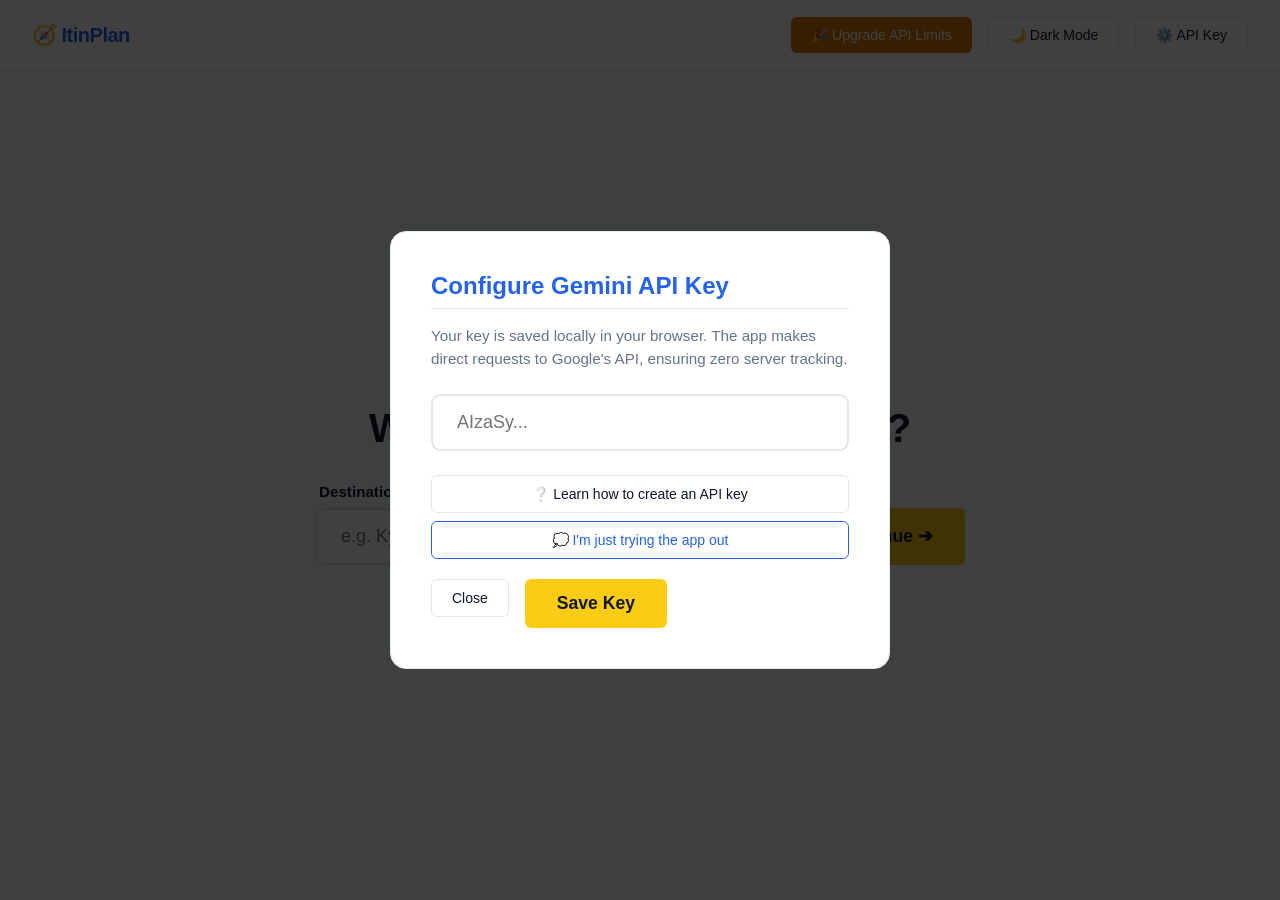
<file: index.html>
<!DOCTYPE html>
<html lang="en">
<head>
    <meta charset="UTF-8">
    <meta name="viewport" content="width=device-width, initial-scale=1.0">
    <title>ItinPlan - AI Itinerary Builder</title>
    <link rel="stylesheet" href="styles.css">
</head>
<body>

    <header>
        <h1>🧭 ItinPlan</h1>
        <div class="header-actions">
            <a href="https://aistudio.google.com/billing" target="_blank" class="btn btn-warning" style="text-decoration: none;">🎉 Upgrade API Limits</a>
            <button class="btn btn-secondary" onclick="toggleTheme()" id="theme-btn">🌙 Dark Mode</button>
            <button class="btn btn-secondary" onclick="openKeyModal()">⚙️ API Key</button>
        </div>
    </header>

    <div class="main-container">

        <div id="screen-home" class="screen home-screen active">
            <h2>Where would you like to go?</h2>
            
            <div class="search-container">
                <div class="form-group">
                    <label>Destination</label>
                    <div class="form-row">
                        <div class="animated-input-wrapper" style="flex: 1;">
                            <input type="text" id="destination-input" placeholder="e.g. Kyoto, Paris, New York..." onkeypress="handleEnterContinue(event)">
                        </div>
                        <button class="btn btn-success" id="continue-btn" onclick="showExtendedOptions()" style="width: auto; margin-top: 0;">Continue ➔</button>
                    </div>
                </div>

                <div id="extended-options" class="hidden-flow">
                    <div class="form-row">
                        <div class="form-group">
                            <label>Duration (Days)</label>
                            <input type="number" id="days-input" min="1" max="14" value="3">
                        </div>
                        <div class="form-group">
                            <label>Planning Style</label>
                            <select id="style-input" class="form-select">
                                <option value="Small trip, fast paced, fit everything in with fewer breaks">🧳 Small trip (Fits everything in)</option>
                                <option value="Balanced pacing, realistic travel times" selected>⚖️ Balanced (Balanced journey time)</option>
                                <option value="Relaxed pacing, laid back, spending more time relaxing at each spot">🌅 Relaxed (Laid back trip)</option>
                            </select>
                        </div>
                    </div>

                    <div class="form-group">
                        <label>Trip Focus (Optional)</label>
                        <div class="animated-input-wrapper" style="padding: 2px;">
                            <input type="text" id="focus-input" placeholder="e.g. history focused, food, outdoors..." onkeypress="handleEnter(event, fetchAttractions)">
                        </div>
                    </div>

                    <div class="form-row" style="margin-top: 0.5rem;">
                        <button class="btn btn-success" onclick="fetchAttractions()" style="flex: 2;">Let's Go</button>
                        <button class="btn btn-secondary" onclick="openSavedTripsModal()" style="flex: 1;">💾 Saved Trips</button>
                    </div>
                    
                    <div class="form-group" style="margin-top: 1rem;">
                        <label style="text-align: center;">AI Model Selection</label>
                        <select class="model-selector" id="home-model-select" onchange="updateGlobalModel(this.value)">
                            <option value="gemini-3.5-flash">Standard AI model - Gemini 3.5 Flash</option>
                            <option value="gemini-3.1-flash-lite">Lower quality AI model - Gemini 3.1 Flash LITE</option>
                        </select>
                    </div>
                </div>
            </div>
        </div>

        <div id="screen-loading-1" class="screen loading-screen">
            <h2>📍 Generating attractions and events for your visit...</h2>
            <div class="progress-container"><div class="progress-bar"></div></div>
        </div>

        <div id="screen-error-demand" class="screen error-state-screen">
            <div class="error-emoji">⚠️</div>
            <h2>AI Model is in high demand</h2>
            <p class="error-desc">Your chosen AI model is in high demand right now. Trying again usually fixes the issue.</p>
            <div class="error-actions">
                <button class="btn btn-success" onclick="retryFailedAction()">Try again</button>
                <button class="btn btn-warning" onclick="retryWithLighterModel()">Try again with Lower Quality AI Model</button>
            </div>
        </div>

        <div id="screen-error-limit" class="screen error-state-screen">
            <div class="error-emoji">❌</div>
            <h2>Daily limit reached</h2>
            <p class="error-desc">You've reached your daily limit for this model. You can try again with a different model, or upgrade your plan to keep going.</p>
            
            <div class="limit-bar-container">
                <div class="limit-bar-fill" style="width: 100%;"></div>
                <span class="limit-bar-text">20 / 20 chat messages used</span>
            </div>

            <div class="error-actions" style="flex-wrap: wrap; max-width: 500px; gap: 0.75rem;">
                <button class="btn btn-secondary" onclick="retryFailedAction()">🔁 Retry</button>
                <button class="btn btn-success" onclick="retryWithLighterModel()">🔁 Retry with other model</button>
                <a href="https://aistudio.google.com/billing" target="_blank" class="btn btn-warning" style="text-decoration: none;">🎉 Upgrade your plan</a>
                <button class="btn btn-secondary" onclick="cancelError()">❌ Cancel</button>
            </div>
        </div>

        <div id="screen-not-found" class="screen error-state-screen">
            <div class="error-emoji">❌</div>
            <h2>There was an issue finding places.</h2>
            <p class="error-desc">Double-check your API key is set correctly. If it is, contact me, or check your <a href="https://aistudio.google.com/rate-limit?timeRange=last-28-days" target="_blank" style="color: var(--accent); font-weight: 600;">Rate Limits</a>.</p>
            <div class="error-actions">
                <button class="btn btn-success" onclick="retryFailedAction()">Try again</button>
            </div>
        </div>

        <div id="screen-select" class="screen selection-screen">
            <h2>👀 What would you like to see?</h2>
            <div class="selection-header-controls">
                <select class="model-selector" id="select-model-select" onchange="updateGlobalModel(this.value)" style="max-width: 300px;">
                    <option value="gemini-3.5-flash">Standard AI model - Gemini 3.5 Flash</option>
                    <option value="gemini-3.1-flash-lite">Lower quality AI model - Gemini 3.1 Flash LITE</option>
                </select>
            </div>
            <div class="attractions-grid" id="attractions-grid"></div>
            <div class="action-bar">
                <button class="btn btn-success" onclick="buildItinerary()" style="width: auto;">Generate My Itinerary</button>
            </div>
        </div>

        <div id="screen-loading-2" class="screen loading-screen">
            <h2>📅 Generating your itinerary...</h2>
            <div class="progress-container"><div class="progress-bar"></div></div>
        </div>

        <div id="screen-final" class="screen final-screen">
            <div class="final-left">
                <div class="panel-header">Selected Events</div>
                <div class="panel-body">
                    <div class="selected-list" id="selected-events-list"></div>
                </div>
                
                <div class="chat-dock-container">
                    <div class="tweak-loading-bar" id="tweak-loading"><div class="progress"></div></div>
                    <div class="chat-dock">
                        <div class="animated-input-wrapper" style="padding: 2px;">
                            <input type="text" id="tweak-input" placeholder="Tweak it (e.g. 'Add coffee breaks')" onkeypress="handleEnter(event, tweakItinerary)">
                        </div>
                        <button class="btn btn-success" style="width: auto; margin-top:0;" onclick="tweakItinerary()">Update</button>
                    </div>
                </div>
            </div>

            <div class="final-right">
                <div class="panel-body" id="itinerary-output-container">
                    
                    <div class="tabs-header-container">
                        <div class="tabs-header">
                            <button class="tab-btn active" onclick="switchTab('tab-itinerary', this)">📅 Itinerary</button>
                            <button class="tab-btn" onclick="switchTab('tab-tips', this)">💡 Tips</button>
                            <button class="tab-btn" onclick="switchTab('tab-calendar', this)">📩 Calendar</button>
                            <button class="tab-btn" onclick="switchTab('tab-places', this)">📍 Places</button>
                        </div>
                        <button class="btn btn-secondary" onclick="saveCurrentTrip()">💾 Save Trip</button>
                    </div>

                    <div id="tab-itinerary" class="tab-content active">
                        <div class="itinerary-output" id="itinerary-output"></div>
                    </div>

                    <div id="tab-tips" class="tab-content">
                        <ul class="tips-list" id="tips-output"></ul>
                    </div>

                    <div id="tab-calendar" class="tab-content">
                        <div id="calendar-output"></div>
                        <p style="text-align: center; color: var(--text-muted); font-size: 0.85rem; margin-top: 1rem;">* Drag and drop events to reorder your day.</p>
                        <button id="regen-dnd-btn" class="btn btn-success hidden" onclick="regenerateFromDragDrop()" style="margin-top: 1.5rem;">🔁 Regenerate itinerary with tweaks</button>
                    </div>

                    <div id="tab-places" class="tab-content">
                        <div class="attractions-grid" id="places-tab-grid"></div>
                    </div>

                </div>
            </div>
        </div>

    </div>

    <div class="modal-overlay hidden" id="key-modal">
        <div class="modal">
            <h2>Configure Gemini API Key</h2>
            <p>Your key is saved locally in your browser. The app makes direct requests to Google's API, ensuring zero server tracking.</p>
            <div class="animated-input-wrapper" style="margin-bottom: 1rem; padding: 2px;">
                <input type="text" id="api-key-input" placeholder="AIzaSy...">
            </div>
            
            <div class="modal-actions" style="display: flex; justify-content: space-between; align-items: flex-start; flex-wrap: wrap; gap: 1rem; margin-top: 1.5rem;">
                <div style="display: flex; flex-direction: column; gap: 0.5rem; flex: 1; min-width: 200px;">
                    <a href="how/api.html" class="btn btn-secondary" style="text-decoration: none; text-align: center;">❔ Learn how to create an API key</a>
                    <button class="btn btn-secondary" style="color: var(--accent); border-color: var(--accent);" onclick="activateTrialMode()">💭 I'm just trying the app out</button>
                </div>
                <div style="display: flex; gap: 1rem; align-items: flex-start; margin-top: 0.25rem;">
                    <button class="btn btn-secondary" onclick="closeModal('key-modal')">Close</button>
                    <button class="btn btn-success" style="width: auto; margin-top: 0;" onclick="saveApiKey()">Save Key</button>
                </div>
            </div>
        </div>
    </div>

    <div class="modal-overlay hidden" id="saved-trips-modal">
        <div class="modal">
            <h2>Saved Trips</h2>
            <div class="saved-trips-list" id="saved-trips-list">
                </div>
            <div class="modal-actions">
                <button class="btn btn-secondary" onclick="closeModal('saved-trips-modal')">Close</button>
            </div>
        </div>
    </div>

    <div class="modal-overlay hidden" id="place-details-modal">
        <div class="modal" style="max-width: 600px;">
            <div id="place-details-content">
                </div>
            <div class="modal-actions">
                <button class="btn btn-secondary" onclick="closeModal('place-details-modal')">Close</button>
            </div>
        </div>
    </div>

    <script src="app.js"></script>
</body>
</html>
</file>
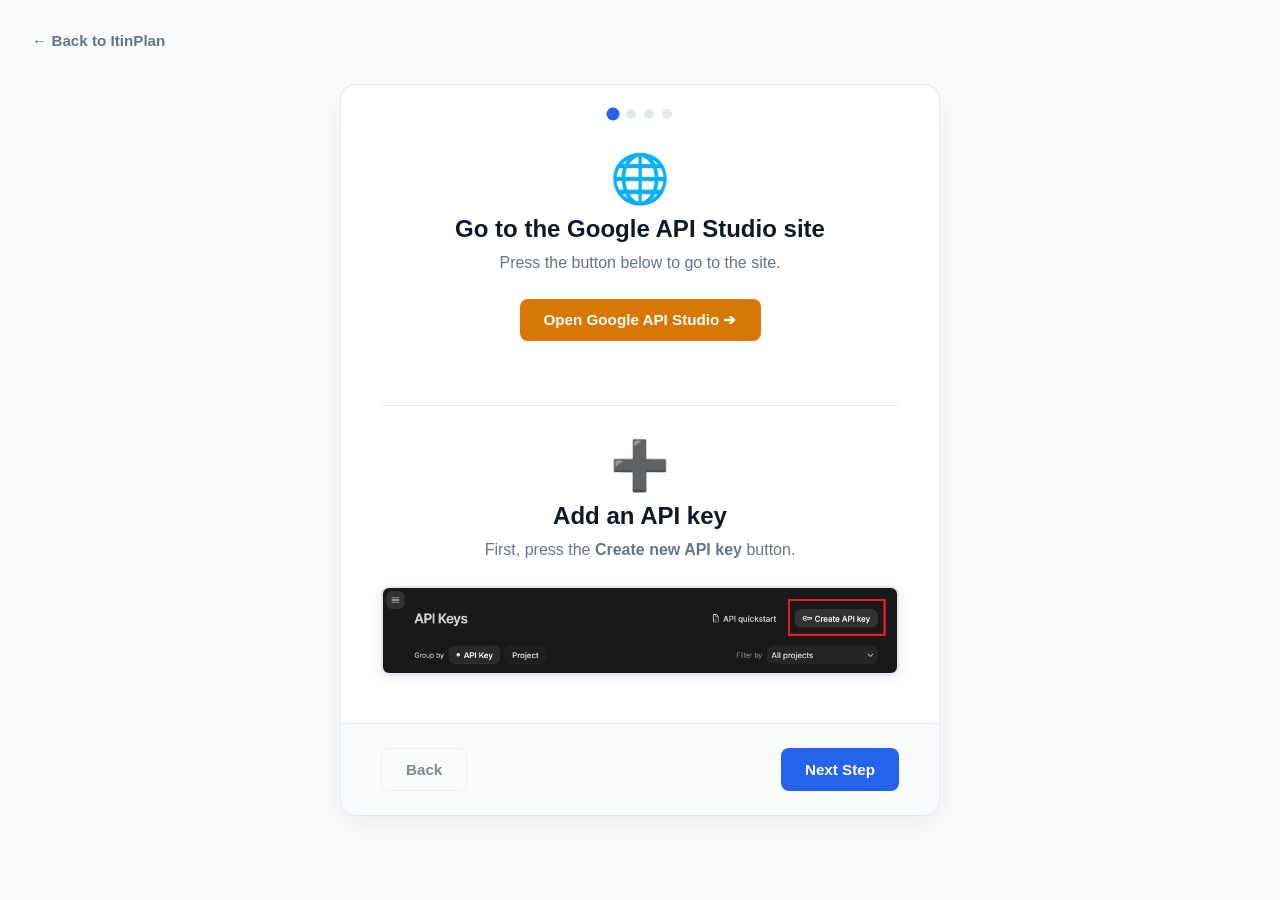
<file: how/api.html>
<!DOCTYPE html>
<html lang="en">
<head>
    <meta charset="UTF-8">
    <meta name="viewport" content="width=device-width, initial-scale=1.0">
    <title>How to add an API key - ItinPlan</title>
    <link rel="stylesheet" href="styles.css">
</head>
<body>

    <a href="../index.html" class="back-btn">← Back to ItinPlan</a>

    <div class="wizard-container">
        <div class="progress-dots">
            <span class="dot active" onclick="goToSlide(0)"></span>
            <span class="dot" onclick="goToSlide(1)"></span>
            <span class="dot" onclick="goToSlide(2)"></span>
            <span class="dot" onclick="goToSlide(3)"></span>
        </div>

        <div class="slides-wrapper">
            
            <div class="slide active">
                <div class="slide-content">
                    <div class="icon-header">🌐</div>
                    <h2>Go to the Google API Studio site</h2>
                    <p>Press the button below to go to the site.</p>
                    <a href="https://aistudio.google.com/api-keys" target="_blank" class="btn btn-warning" style="margin-bottom: 2rem;">Open Google API Studio ➔</a>
                    
                    <div class="divider"></div>

                    <div class="icon-header">➕</div>
                    <h2>Add an API key</h2>
                    <p>First, press the <strong>Create new API key</strong> button.</p>
                    <img src="api/1.png" alt="Create new API key button" class="screenshot">
                </div>
            </div>

            <div class="slide">
                <div class="slide-content">
                    <div class="icon-header">➕</div>
                    <h2>Finish creating your API key</h2>
                    <p>Give your API key a name. Then, create a new Project for your API key (it can be anything you like!)</p>
                    <img src="api/2.png" alt="Name your API key and project" class="screenshot">
                </div>
            </div>

            <div class="slide">
                <div class="slide-content">
                    <div class="icon-header">💭</div>
                    <h2>Copy your API key</h2>
                    <p>Select 'Create API key', and then select the copy icon to copy it to your clipboard.</p>
                    <img src="api/3.png" alt="Create API key button" class="screenshot">
                    <img src="api/4.png" alt="Copy icon" class="screenshot">
                </div>
            </div>

            <div class="slide">
                <div class="slide-content">
                    <div class="icon-header">📋</div>
                    <h2>Enter your API key</h2>
                    <p>On the next page, paste your API key into ItinPlan to get started!</p>
                    <img src="api/5.png" alt="Paste API key screen" class="screenshot">
                    
                    <a href="../index.html?openConfig=true" class="btn btn-success" style="margin-top: 2rem; font-size: 1.1rem; padding: 1rem 2rem;">Let's enter your API Key! 🎉</a>
                </div>
            </div>

        </div>

        <div class="wizard-controls">
            <button class="btn btn-secondary" id="prev-btn" onclick="changeSlide(-1)" disabled>Back</button>
            <button class="btn btn-primary" id="next-btn" onclick="changeSlide(1)">Next Step</button>
        </div>
    </div>

    <script>
        let currentSlide = 0;
        const slides = document.querySelectorAll('.slide');
        const dots = document.querySelectorAll('.dot');
        const prevBtn = document.getElementById('prev-btn');
        const nextBtn = document.getElementById('next-btn');

        function updateWizard() {
            // Hide all slides
            slides.forEach(slide => slide.classList.remove('active'));
            dots.forEach(dot => dot.classList.remove('active'));

            // Show current slide
            slides[currentSlide].classList.add('active');
            dots[currentSlide].classList.add('active');

            // Update button states
            prevBtn.disabled = currentSlide === 0;
            
            if (currentSlide === slides.length - 1) {
                nextBtn.style.display = 'none'; // Hide next button on last slide
            } else {
                nextBtn.style.display = 'block';
                nextBtn.innerText = 'Next Step';
            }
        }

        function changeSlide(direction) {
            currentSlide += direction;
            if (currentSlide < 0) currentSlide = 0;
            if (currentSlide >= slides.length) currentSlide = slides.length - 1;
            updateWizard();
        }

        function goToSlide(index) {
            currentSlide = index;
            updateWizard();
        }
    </script>
</body>
</html>
</file>
<file: styles.css>
/* ItinPlan Branding: Blue and Yellow */
:root {
    --bg-color: #f8fafc;
    --card-bg: #ffffff;
    --border-color: #e2e8f0;
    --text-main: #0f172a;
    --text-muted: #64748b;
    
    /* Branding Colors */
    --accent: #2563eb;       /* ItinPlan Blue */
    --accent-hover: #1d4ed8; 
    --success: #facc15;      /* ItinPlan Yellow */
    --success-hover: #eab308;
    
    --error-bg: #fef2f2;
    --error-text: #ef4444;    /* Vibrant red for limit bar */
}

[data-theme="dark"] {
    --bg-color: #0f172a;
    --card-bg: #1e293b;
    --border-color: #334155;
    --text-main: #f8fafc;
    --text-muted: #94a3b8;
    --error-bg: #451a03;
    --error-text: #f87171;
}

* {
    box-sizing: border-box;
    margin: 0;
    padding: 0;
    font-family: -apple-system, BlinkMacSystemFont, "Segoe UI", Roboto, Helvetica, Arial, sans-serif;
}

body {
    background-color: var(--bg-color);
    color: var(--text-main);
    height: 100vh;
    display: flex;
    flex-direction: column;
    overflow: hidden;
    transition: background-color 0.3s, color 0.3s;
}

header {
    background-color: var(--card-bg);
    border-bottom: 1px solid var(--border-color);
    padding: 1rem 2rem;
    display: flex;
    justify-content: space-between;
    align-items: center;
    z-index: 10;
}

.header-actions { display: flex; gap: 1rem; align-items: center; }
h1 { font-size: 1.25rem; font-weight: 800; letter-spacing: -0.025em; color: var(--accent); }

.btn {
    background-color: var(--accent);
    color: white;
    border: none;
    padding: 0.625rem 1.25rem;
    border-radius: 0.375rem;
    cursor: pointer;
    font-size: 0.875rem;
    font-weight: 500;
    transition: background-color 0.2s, transform 0.1s;
}

.btn:hover { background-color: var(--accent-hover); }
.btn:active { transform: scale(0.98); }
.btn-secondary { background-color: transparent; border: 1px solid var(--border-color); color: var(--text-main); }
.btn-secondary:hover { background-color: var(--border-color); }

/* Success Button (Yellow branding with dark text for contrast) */
.btn-success { background-color: var(--success); color: #0f172a; font-size: 1.1rem; padding: 0.875rem 2rem; font-weight: 700; width: 100%; margin-top: 1rem;}
.btn-success:hover { background-color: var(--success-hover); color: #0f172a; }

.btn-warning { background-color: #d97706; color: white; }
.btn-warning:hover { background-color: #b45309; }

select.model-selector, input[type="number"], select.form-select {
    background-color: var(--card-bg);
    color: var(--text-main);
    border: 2px solid var(--border-color);
    padding: 0.85rem 1rem;
    border-radius: 0.5rem;
    font-size: 0.95rem;
    font-weight: 500;
    cursor: pointer;
    outline: none;
    width: 100%;
    transition: border-color 0.3s;
}

select.model-selector:focus, input[type="number"]:focus, select.form-select:focus { border-color: var(--accent); }

.animated-input-wrapper {
    position: relative;
    padding: 2px;
    border-radius: 0.6rem;
    background: var(--border-color);
    transition: background 0.3s;
    display: flex;
    width: 100%;
}
.animated-input-wrapper:focus-within {
    background: linear-gradient(90deg, var(--accent), var(--success), var(--accent), var(--success));
    background-size: 300% 100%;
    animation: moveGradient 2s linear infinite;
}
@keyframes moveGradient { 0% { background-position: 100% 0; } 100% { background-position: -100% 0; } }
.animated-input-wrapper input {
    flex: 1;
    background-color: var(--card-bg);
    color: var(--text-main);
    padding: 1rem 1.5rem;
    border-radius: 0.5rem;
    font-size: 1.125rem;
    border: none;
    outline: none !important;
    width: 100%;
}

.main-container { flex: 1; position: relative; overflow: hidden; }
.screen {
    position: absolute; top: 0; left: 0; width: 100%; height: 100%;
    display: none; flex-direction: column;
    animation: fadeIn 0.4s ease-out forwards;
}
.screen.active { display: flex; }
@keyframes fadeIn { from { opacity: 0; transform: translateY(15px); } to { opacity: 1; transform: translateY(0); } }

/* Forms & Progressive Reveal */
.home-screen { align-items: center; justify-content: center; overflow-y: auto; padding: 2rem; }
.home-screen h2 { font-size: 2.5rem; margin-bottom: 2rem; font-weight: 800; text-align: center; }
.search-container { display: flex; flex-direction: column; gap: 1.5rem; width: 100%; max-width: 650px; }
.form-group { display: flex; flex-direction: column; gap: 0.5rem; width: 100%; }
.form-group label { font-size: 0.95rem; font-weight: 600; color: var(--text-main); margin-left: 0.25rem; }
.form-row { display: flex; gap: 1rem; width: 100%; }
.form-row .form-group { flex: 1; }

.hidden-flow {
    display: none; 
    flex-direction: column;
    gap: 1.5rem;
    width: 100%;
    margin-top: 1rem;
    animation: fadeIn 0.4s ease-out forwards;
}

/* Loaders */
.loading-screen { align-items: center; justify-content: center; text-align: center; }
.loading-screen h2 { font-size: 1.5rem; margin-bottom: 2rem; color: var(--text-main); }
.progress-container { width: 350px; height: 6px; background-color: var(--border-color); border-radius: 3px; overflow: hidden; position: relative; margin: 0 auto; }
.progress-bar { position: absolute; height: 100%; width: 40%; background-color: var(--accent); border-radius: 3px; animation: slide 1.5s infinite ease-in-out; }
@keyframes slide { 0% { left: -40%; } 100% { left: 100%; } }
.spinner { border: 4px solid var(--border-color); border-top: 4px solid var(--accent); border-radius: 50%; width: 30px; height: 30px; animation: spin 1s linear infinite; margin: 2rem auto; }
@keyframes spin { 0% { transform: rotate(0deg); } 100% { transform: rotate(360deg); } }

/* Errors & Limits */
.error-state-screen { align-items: center; justify-content: center; text-align: center; padding: 2rem; }
.error-emoji { font-size: 4rem; margin-bottom: 1rem; }
.error-state-screen h2 { font-size: 1.75rem; margin-bottom: 1rem; color: var(--text-main); }
.error-desc { max-width: 500px; color: var(--text-muted); line-height: 1.6; margin-bottom: 2rem; font-size: 1.05rem; }
.error-actions { display: flex; gap: 1rem; justify-content: center; }

.limit-bar-container {
    width: 100%;
    max-width: 400px;
    height: 28px;
    background-color: var(--border-color);
    border-radius: 14px;
    position: relative;
    margin: 0 auto 2rem auto;
    overflow: hidden;
}
.limit-bar-fill {
    height: 100%;
    background-color: var(--error-text);
    transition: width 0.3s;
}
.limit-bar-text {
    position: absolute;
    top: 50%;
    left: 50%;
    transform: translate(-50%, -50%);
    font-size: 0.85rem;
    font-weight: 700;
    color: white;
    text-shadow: 0 0 4px rgba(0,0,0,0.5);
    white-space: nowrap;
}

/* Grid */
.selection-screen { padding: 2rem; max-width: 1000px; margin: 0 auto; width: 100%; overflow-y: auto; }
.selection-screen h2 { font-size: 2rem; margin-bottom: 1.5rem; text-align: center; }
.selection-header-controls { display: flex; justify-content: center; margin-bottom: 2rem; }
.attractions-grid { display: grid; grid-template-columns: repeat(auto-fill, minmax(300px, 1fr)); gap: 1.5rem; margin-bottom: 3rem; }
.attraction-card { background-color: var(--card-bg); border: 2px solid var(--border-color); border-radius: 0.75rem; padding: 1.25rem; cursor: pointer; transition: all 0.2s; position: relative; }
.attraction-card:hover { border-color: var(--text-muted); transform: translateY(-2px); }
.attraction-card.selected { border-color: var(--accent); background-color: rgba(37, 99, 235, 0.08); }
.card-header { display: flex; justify-content: space-between; align-items: flex-start; margin-bottom: 0.5rem; }
.attraction-card h3 { font-size: 1.125rem; margin-right: 1rem; }
.attraction-card input[type="checkbox"] { transform: scale(1.3); cursor: pointer; pointer-events: none; }
.attraction-card p { font-size: 0.9rem; color: var(--text-muted); line-height: 1.5; margin-bottom: 1rem; }
.badge { font-size: 0.75rem; background-color: var(--border-color); padding: 0.25rem 0.625rem; border-radius: 1rem; font-weight: 500; }
.action-bar { display: flex; justify-content: center; padding-bottom: 2rem; }

/* Split Layout */
.final-screen { flex-direction: row !important; }
.final-left { width: 35%; min-width: 300px; border-right: 1px solid var(--border-color); background-color: var(--card-bg); display: flex; flex-direction: column; }
.final-right { flex: 1; background-color: var(--bg-color); display: flex; flex-direction: column; position: relative; }
.panel-header { padding: 1.25rem; border-bottom: 1px solid var(--border-color); font-weight: 600; font-size: 1.125rem; background-color: var(--card-bg); }
.panel-body { flex: 1; overflow-y: auto; padding: 1.5rem; }

.selected-list { display: flex; flex-direction: column; gap: 1rem; }
.selected-item { background-color: var(--bg-color); border: 1px solid var(--border-color); padding: 1rem; border-radius: 0.5rem; }
.selected-item h4 { font-size: 0.95rem; margin-bottom: 0.25rem; }
.selected-item p { font-size: 0.8rem; color: var(--text-muted); }

.chat-dock-container { display: flex; flex-direction: column; border-top: 1px solid var(--border-color); background-color: var(--card-bg); }
.tweak-loading-bar { height: 3px; width: 100%; background: var(--border-color); overflow: hidden; display: none; }
.tweak-loading-bar .progress { width: 30%; height: 100%; background: var(--accent); animation: slide 1s infinite ease-in-out; }
.chat-dock { padding: 1.25rem; display: flex; gap: 0.75rem; }
.chat-dock input { font-size: 0.95rem; padding: 0.75rem 1rem; border:none; outline:none; background:transparent; color:var(--text-main); width:100%; }

/* Tabs System */
.tabs-header-container { display: flex; justify-content: space-between; align-items: center; border-bottom: 2px solid var(--border-color); margin-bottom: 1.5rem; padding-bottom: 0.5rem;}
.tabs-header { display: flex; gap: 1rem; }
.tab-btn { background: none; border: none; padding: 0.5rem; color: var(--text-muted); font-size: 1rem; font-weight: 600; cursor: pointer; position: relative; transition: color 0.2s; }
.tab-btn::after { content: ''; position: absolute; bottom: -10px; left: 0; width: 100%; height: 2px; background-color: transparent; transition: background-color 0.2s; }
.tab-btn:hover { color: var(--text-main); }
.tab-btn.active { color: var(--accent); }
.tab-btn.active::after { background-color: var(--accent); }
.tab-content { display: none; animation: fadeIn 0.3s ease-out; max-width: 800px; margin: 0 auto; width: 100%; padding-bottom: 2rem;}
.tab-content.active { display: block; }

/* Itinerary Tab */
.itinerary-output h3 { margin-top: 1.5rem; margin-bottom: 1rem; color: var(--accent); font-size: 1.4rem; }
.itinerary-output ul { margin-left: 1.5rem; margin-bottom: 1.5rem; }
.itinerary-output li { margin-bottom: 0.75rem; line-height: 1.6; }
.itinerary-output strong { color: var(--text-main); }

/* Tips Tab */
.tips-list { list-style: none; padding: 0; }
.tips-list li { background-color: rgba(250, 204, 21, 0.1); border-left: 4px solid var(--success); padding: 1.25rem; margin-bottom: 1rem; border-radius: 0 0.5rem 0.5rem 0; line-height: 1.5; font-size: 1rem; }

/* Calendar Drag and Drop */
.cal-day { margin-bottom: 2.5rem; }
.cal-day h3 { margin-bottom: 1rem; color: var(--accent); border-bottom: 1px solid var(--border-color); padding-bottom: 0.5rem; }
.cal-events-list { display: flex; flex-direction: column; gap: 0.75rem; border-left: 3px solid var(--border-color); margin-left: 0.5rem; padding-left: 1.5rem; min-height: 50px; }
.cal-event-card { background: var(--card-bg); border: 1px solid var(--border-color); padding: 1rem 1.25rem; border-radius: 0.5rem; display: flex; gap: 1.5rem; align-items: center; box-shadow: 0 1px 3px rgba(0,0,0,0.05); cursor: grab; }
.cal-event-card:active { cursor: grabbing; }
.cal-event-card.dragging { opacity: 0.5; border: 2px dashed var(--accent); }
.cal-events-list.drag-over { background-color: rgba(37, 99, 235, 0.05); border-radius: 0.5rem; }
.cal-time { font-weight: 700; color: var(--text-muted); min-width: 90px; }
.cal-details strong { display: block; font-size: 1.05rem; color: var(--text-main); margin-bottom: 0.2rem; }
.cal-details span { font-size: 0.85rem; color: var(--text-muted); }

/* Modals */
.modal-overlay { position: fixed; top: 0; left: 0; width: 100%; height: 100%; background-color: rgba(0, 0, 0, 0.75); display: flex; align-items: center; justify-content: center; z-index: 100; }
.modal { background-color: var(--card-bg); border: 1px solid var(--border-color); padding: 2.5rem; border-radius: 1rem; max-width: 500px; width: 90%; max-height: 90vh; overflow-y: auto;}
.modal h2 { margin-bottom: 1rem; font-size: 1.5rem; color: var(--accent); border-bottom: 1px solid var(--border-color); padding-bottom: 0.5rem;}
.modal p { font-size: 0.95rem; color: var(--text-muted); margin-bottom: 1.5rem; line-height: 1.5; }
.modal-actions { display: flex; justify-content: flex-end; gap: 1rem; margin-top: 2rem; }
.hidden { display: none !important; }

/* Saved Trips List */
.saved-trip-card { border: 1px solid var(--border-color); border-radius: 0.5rem; padding: 1rem; margin-bottom: 1rem; display: flex; justify-content: space-between; align-items: center; background-color: var(--bg-color);}
.saved-trip-info h4 { margin-bottom: 0.25rem; font-size: 1.1rem; }
.saved-trip-info p { font-size: 0.85rem; color: var(--text-muted); margin: 0; }

/* Places Deep Dive Modal Content */
.place-detail-section { margin-bottom: 1.5rem; }
.place-detail-section h3 { font-size: 1.1rem; margin-bottom: 0.5rem; color: var(--text-main); }
.place-detail-section p { margin-bottom: 0; }
.ticket-link { display: inline-block; background: rgba(37, 99, 235, 0.1); color: var(--accent); padding: 0.5rem 1rem; border-radius: 0.25rem; text-decoration: none; font-weight: 600; margin-top: 0.5rem; margin-right: 0.5rem; border: 1px solid var(--accent);}
.ticket-link:hover { background: var(--accent); color: white; }
</file>
<file: how/styles.css>
:root {
    --bg-color: #f8fafc;
    --card-bg: #ffffff;
    --border-color: #e2e8f0;
    --text-main: #0f172a;
    --text-muted: #64748b;
    
    /* ItinPlan Branding */
    --accent: #2563eb;       
    --accent-hover: #1d4ed8; 
    --success: #facc15;      
    --success-hover: #eab308;
}

* {
    box-sizing: border-box;
    margin: 0;
    padding: 0;
    font-family: -apple-system, BlinkMacSystemFont, "Segoe UI", Roboto, Helvetica, Arial, sans-serif;
}

body {
    background-color: var(--bg-color);
    color: var(--text-main);
    min-height: 100vh;
    display: flex;
    align-items: center;
    justify-content: center;
    padding: 2rem;
}

/* Isolated Back Button */
.back-btn {
    position: absolute;
    top: 2rem;
    left: 2rem;
    color: var(--text-muted);
    text-decoration: none;
    font-weight: 600;
    font-size: 0.95rem;
    transition: color 0.2s;
}

.back-btn:hover {
    color: var(--accent);
}

/* Wizard Container */
.wizard-container {
    background-color: var(--card-bg);
    border: 1px solid var(--border-color);
    border-radius: 1rem;
    box-shadow: 0 10px 25px rgba(0, 0, 0, 0.05);
    width: 100%;
    max-width: 600px;
    overflow: hidden;
    position: relative;
    display: flex;
    flex-direction: column;
}

/* Progress Dots */
.progress-dots {
    display: flex;
    justify-content: center;
    gap: 0.5rem;
    padding: 1.5rem 0 0 0;
}

.dot {
    width: 10px;
    height: 10px;
    background-color: var(--border-color);
    border-radius: 50%;
    cursor: pointer;
    transition: background-color 0.3s, transform 0.3s;
}

.dot.active {
    background-color: var(--accent);
    transform: scale(1.3);
}

/* Slides */
.slides-wrapper {
    position: relative;
    min-height: 400px;
}

.slide {
    display: none;
    padding: 2rem 2.5rem;
    animation: fadeInSlide 0.4s ease-out forwards;
}

.slide.active {
    display: block;
}

@keyframes fadeInSlide {
    from { opacity: 0; transform: translateX(20px); }
    to { opacity: 1; transform: translateX(0); }
}

/* Slide Content */
.slide-content {
    text-align: center;
    display: flex;
    flex-direction: column;
    align-items: center;
}

.icon-header {
    font-size: 3rem;
    margin-bottom: 0.5rem;
}

h2 {
    font-size: 1.5rem;
    color: var(--text-main);
    margin-bottom: 0.5rem;
}

p {
    color: var(--text-muted);
    line-height: 1.5;
    margin-bottom: 1.5rem;
}

.divider {
    height: 1px;
    width: 100%;
    background-color: var(--border-color);
    margin: 2rem 0;
}

/* Screenshots */
.screenshot {
    max-width: 100%;
    height: auto;
    border-radius: 0.5rem;
    border: 2px solid var(--border-color);
    box-shadow: 0 4px 12px rgba(0, 0, 0, 0.08);
    margin-bottom: 1rem;
    transition: transform 0.2s;
}

.screenshot:hover {
    transform: scale(1.02);
}

/* Buttons */
.wizard-controls {
    display: flex;
    justify-content: space-between;
    padding: 1.5rem 2.5rem;
    border-top: 1px solid var(--border-color);
    background-color: var(--bg-color);
}

.btn {
    text-decoration: none;
    border: none;
    padding: 0.75rem 1.5rem;
    border-radius: 0.5rem;
    cursor: pointer;
    font-size: 0.95rem;
    font-weight: 600;
    transition: all 0.2s;
    display: inline-block;
}

.btn:active {
    transform: scale(0.98);
}

.btn:disabled {
    opacity: 0.5;
    cursor: not-allowed;
}

.btn-primary {
    background-color: var(--accent);
    color: white;
}

.btn-primary:hover {
    background-color: var(--accent-hover);
}

.btn-secondary {
    background-color: transparent;
    border: 1px solid var(--border-color);
    color: var(--text-main);
}

.btn-secondary:hover:not(:disabled) {
    background-color: var(--border-color);
}

.btn-success {
    background-color: var(--success);
    color: #0f172a;
}

.btn-success:hover {
    background-color: var(--success-hover);
}

.btn-warning {
    background-color: #d97706;
    color: white;
}

.btn-warning:hover {
    background-color: #b45309;
}
</file>
